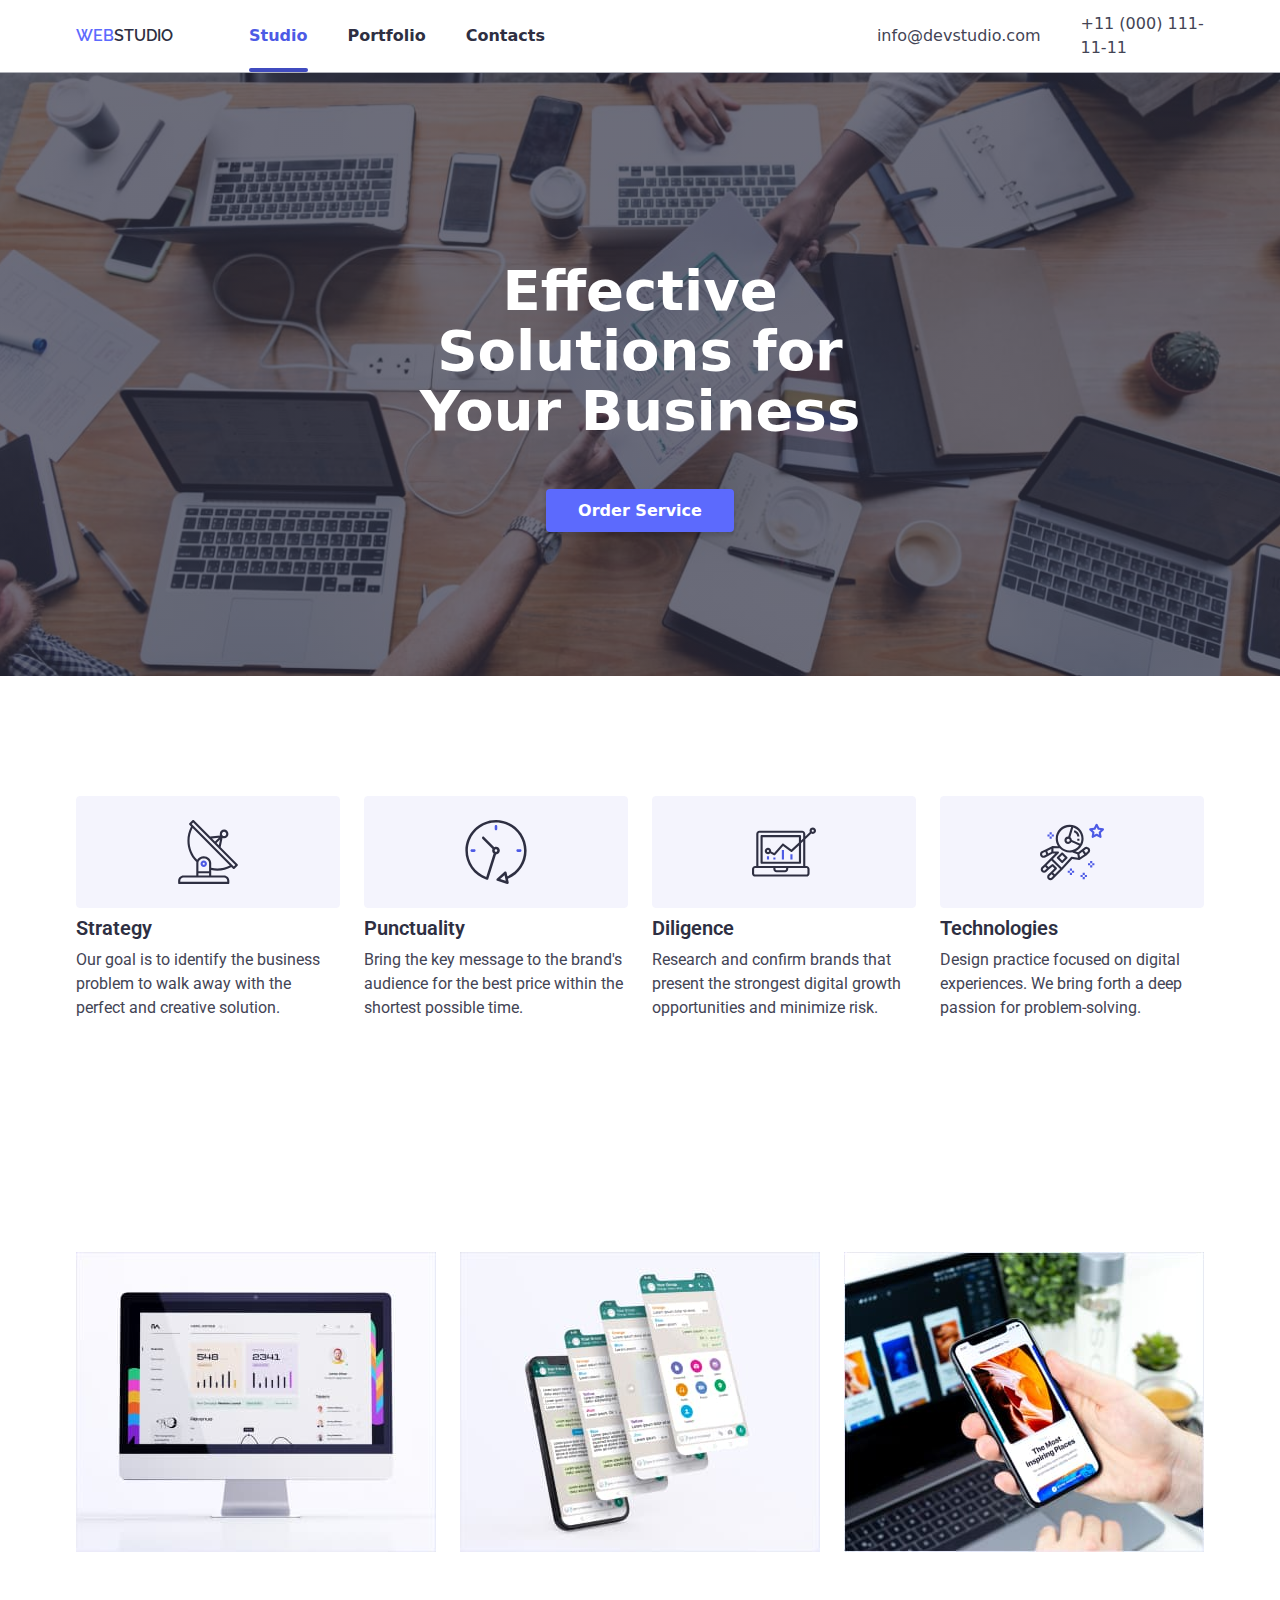
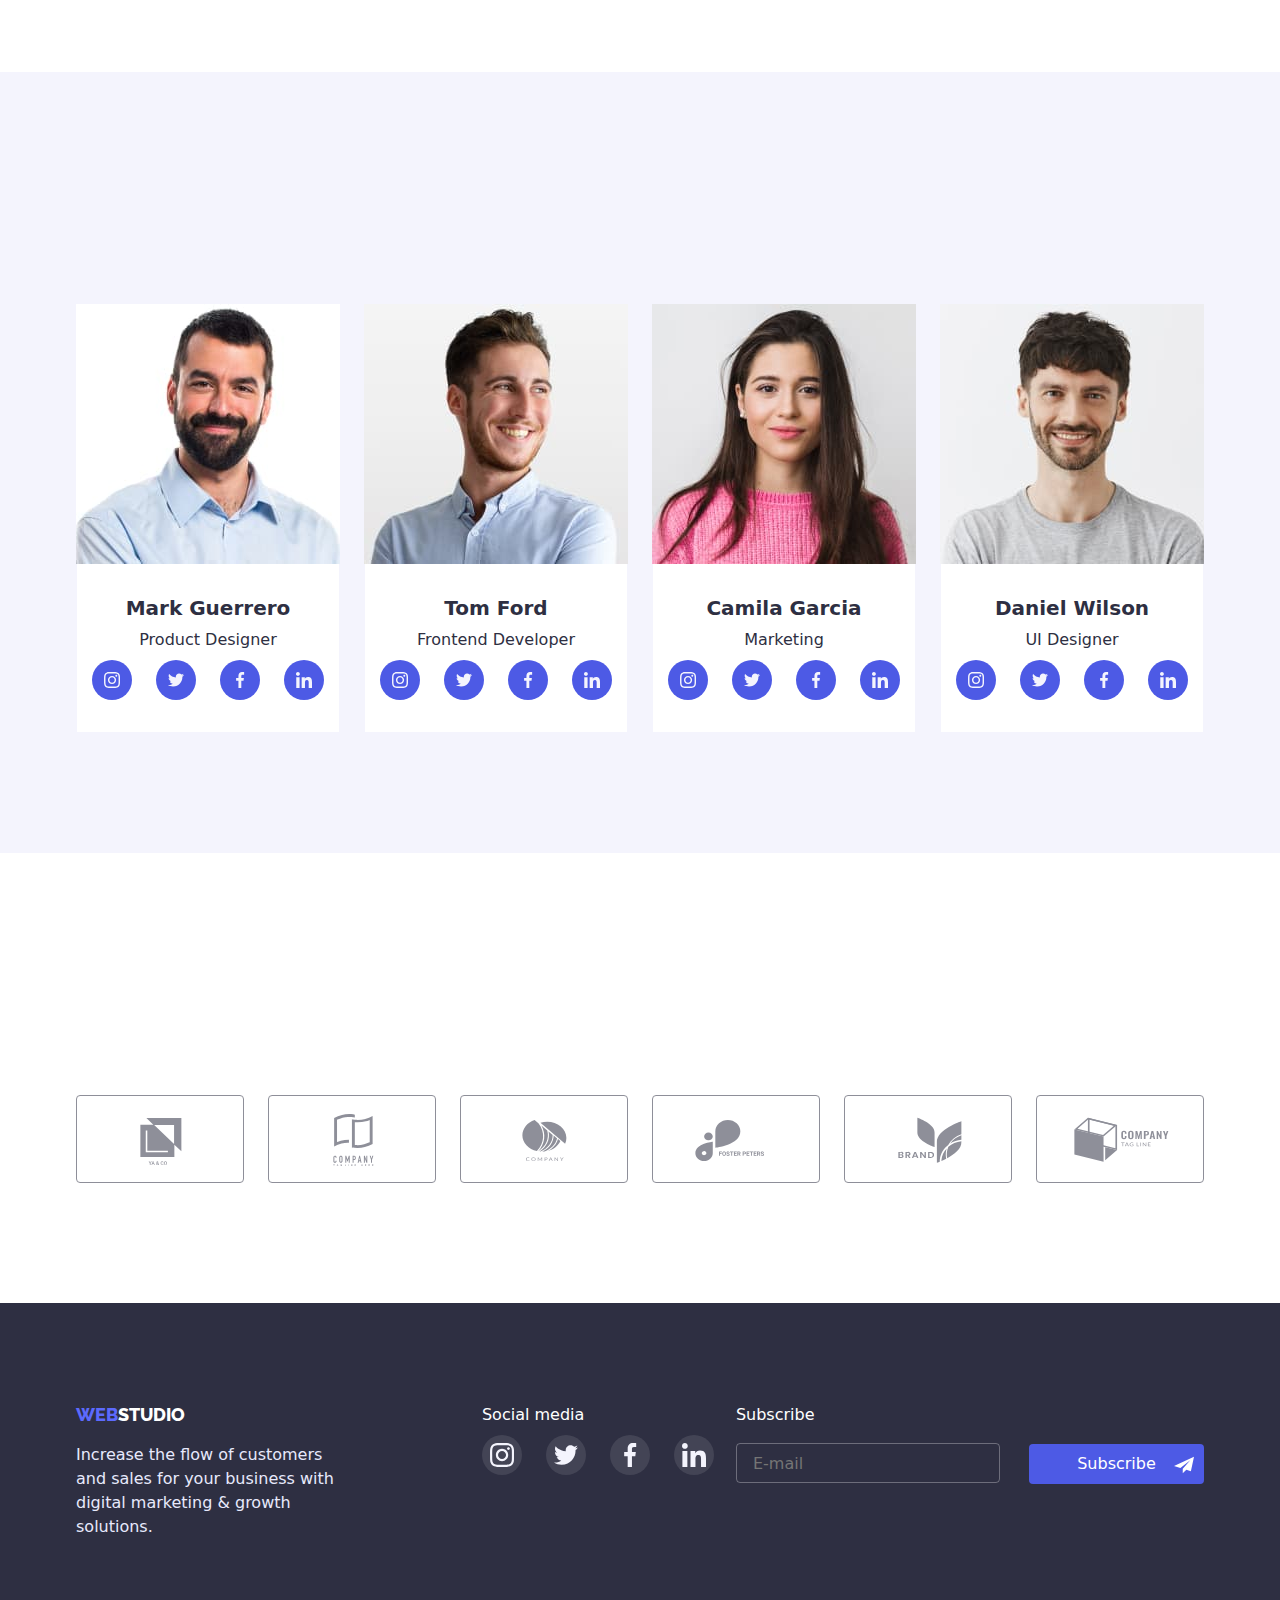
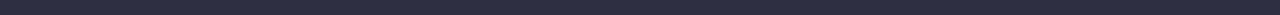
<file: index.html>
<!DOCTYPE html>
<html lang="en">
<head>
    <meta charset="UTF-8">
    <meta http-equiv="X-UA-Compatible" content="IE=edge">
    <meta name="viewport" content="width=device-width, initial-scale=1.0">
    <title>Main Page</title>
    <link rel="preconnect" href="https://fonts.googleapis.com"><link rel="preconnect" href="https://fonts.gstatic.com" crossorigin><link href="https://fonts.googleapis.com/css2?family=Raleway:wght@800&family=Roboto:wght@400;700&display=swap" rel="stylesheet">
    <link rel="stylesheet" href="./css/styles.css">
    <link rel="stylesheet" href="https://cdn.jsdelivr.net/npm/modern-normalize@1.1.0/modern-normalize.min.css">
    <link href="https://unpkg.com/aos@2.3.1/dist/aos.css" rel="stylesheet">
</head>
<body>
    <main>
        <header class=" header">
            <div class="container page-header-container ">
                <nav class="page-nav">
                    <a href="" class=" studio link page-header"><span class="web">Web</span>studio</a>
                    <ul class=" header-list list ">
                        <li class="header-list">
                            <a  class=" link1 page-header curent" href="index.html "> Studio</a></li>
                        <li class="header-list">
                            <a class=" link page-header" href=" portfolio.html "> Portfolio</a></li>
                        <li class="header-list">
                            <a class=" link page-header" href="#contacts">Contacts</a></li>
            </ul>   
    </nav>
    <ul class="header-list list">
        <li class="header-link">
           <a class="contacts page-header page-header-list" href="mailto:info@devstudio.com">info@devstudio.com</a></li>
       <li class="header-link">
           <a class="contacts2 page-header page-header-list" href="tel:+110001111111">+11 (000) 111-11-11</a></li>
   </ul> 
            </div> 
    </header> 
        <section class="sol " id="studio">
            <div class="container" >
            <h1 class="solutions-title">Effective Solutions for Your Business </h1>
                <button type="button" class="btn btn-list" data-modal-open>Order Service</button >
            </div>
            </section>
        <section class="skills-2">
            <div  class=" container">
            <h2 class="visual skills">Our skills</h2>
                    <ul class=" list-ul list"> 
                            <li class=""> 
                                <div class="box-1 rectangle">
                                        <svg class="foto-logo" width="64" height="64">
                                            <use href="./images/symbol-defs2.svg#icon-antenna-1-2-1"></use>
                                        </svg> 
                                    </div>
                            <h3 class="title-list">Strategy</h3>
                            <p class="text "> Our goal is to identify the business problem to walk away with the perfect and creative solution.</p> </li>
                                <li class="">
                                    <div class="box-1 rectangle">
                                    <svg class="foto-logo " width="64" height="64">
                                        <use href="./images/symbol-defs2.svg#icon-clock-1-2-1"></use>
                                    </svg>
                                </div>  
                                <h3  class="title-list ">Punctuality</h3>
                             <p class="text"> Bring the key message to the brand's audience for the best price within the shortest possible time.</p>  
                            </li>
                    <li class="">
                        <div class="box-1 rectangle">
                        <svg class="foto-logo" width="64" height="64">
                            <use href="./images/symbol-defs2.svg#icon-diagram-1-2-1"></use>
                        </svg>
                    </div>
                        <h3 class="title-list ">Diligence</h3>
                            <p class="text"> Research and confirm brands that present the strongest digital growth opportunities and minimize risk.</p>
                        </li>
                        <li class="">
                            <div class="box-1 rectangle">
                            <svg class="foto-logo " width="64" height="64">
                                <use href="./images/symbol-defs2.svg#icon-astronaut-1-2-1"></use>
                            </svg> </div>
                    <h3  class="title-list ">Technologies</h3>
                      <p class="text">Design practice focused on digital experiences. We bring forth a deep passion for problem-solving.</p>  
                    </li>
                </ul> 
        </div>
    </section>
           <section class="foto">
            <div class="container">
                <h2 class="kann-title" data-aos="fade-up-right">What are we doing</h2>
                <ul class="foto-list list">
                    <li class="foto-phone"><img src="./images/foto.jpg" alt="Laptop" width="360" height="300"></li>
                    <li class="foto-phone"><img src="./images/foto2.jpg" alt="Phones" width="360" height="300" ></li>
                    <li class="foto-phone"><img src="./images/foto3.jpg" alt="App in phone" width="360" height="300" ></li>
                </ul>
            </div>
            </section>
    <section class="team-title " >
        <div class="container">
   <h2 class="title-team " data-aos="fade-up-left" >Our Team </h2>
   <ul class="team-foto list ">
    <li class="team-title-foto"> 
        <img src="./images/foto4.jpg" alt="Product Designer" width="265" height="260">
     <div class="  empployees-card-contant-wrapper">
        <h3 class="name">Mark Guerrero</h3>
        <p class="work">Product Designer</p>
        <ul class="social list">
            <li class="social-media ">
                <a href="" class="social-link link">
                    <svg class="social-icon" width="16" height="16">
                        <use href="./images/defs.svg#icon-instagram"></use>
                    </svg>
                </a></li>
                <li class="social-media">
                    <a href="" class="social-link link">
                        <svg class=" social-icon" width="16" height="16">
                            <use href="./images/defs.svg#icon-twitter"></use>
                        </svg>
                    </a></li>
                <li class="social-media">
                    <a href="" class="social-link link">
                        <svg class=" social-icon" width="16" height="16">
                            <use href="./images/defs.svg#icon-facebook"></use>
                        </svg>  
                    </a></li>
                <li class="social-media ">
                    <a href="" class="social-link link">
                        <svg class=" social-icon" width="16" height="16">
                            <use href="./images/defs.svg#icon-linkedin"></use>
                        </svg> 
                    </a></li>
    </li>
</div>
       <li class="team-title-foto"><img src="./images/foto5.jpg" alt="Frontend Developer" width="265" height="260">
        <div class="empployees-card-contant-wrapper">
        <h3 class="name">Tom Ford</h3>
        <p class="work">Frontend Developer</p>
        <ul class="social list">
            <li class="social-media">
                <a href="" class="social-link link">
                <svg class="social-icon" width="16" height="16">
                    <use href="./images/defs.svg#icon-instagram"></use>
                </svg>
            </a></li>
            <li class="social-media">
                <a href="" class="social-link link">
                    <svg class=" social-icon" width="16" height="16">
                        <use href="./images/defs.svg#icon-twitter"></use>
                    </svg>
                </a></li>

            <li class="social-media">
                <a href="" class="social-link link">
                    <svg class=" social-icon" width="16" height="16">
                        <use href="./images/defs.svg#icon-facebook"></use>
                    </svg> 
                </a></li>
            <li class="social-media ">
                <a href="" class="social-link link">
                    <svg class=" social-icon" width="16" height="16">
                        <use href="./images/defs.svg#icon-linkedin"></use>
                    </svg> 
                </a></li>
        </ul>
    </div>
    </li> 
    <li class="team-title-foto"><img src="./images/foto6.jpg" alt="Marketing" width="265" height="260">
        <div class="empployees-card-contant-wrapper">
            <h3 class="name">Camila Garcia </h3>
            <p class="work">Marketing</p>
            <ul class="social list">
                <li class="social-media ">
                    <a href="" class="social-link link">
                        <svg class="social-icon" width="16" height="16">
                            <use href="./images/defs.svg#icon-instagram"></use>
                        </svg> 
                    </a></li>
                <li class="social-media">
                    <a href="" class="social-link link">
                        <svg class=" social-icon" width="16" height="16">
                            <use href="./images/defs.svg#icon-twitter"></use>
                        </svg>
                    </a></li>
                <li class="social-media">
                    <a href="" class="social-link link">
                        <svg class=" social-icon" width="16" height="16">
                            <use href="./images/defs.svg#icon-facebook"></use>
                        </svg>
                    </a></li>
                <li class="social-media">
                    <a href="" class="social-link link">
                        <svg class=" social-icon" width="16" height="16">
                            <use href="./images/defs.svg#icon-linkedin"></use>
                        </svg> 
                    </a></li>
            </ul>
        </div>
    </li>
    <li class="team-title-foto" ><img src="./images/foto7.jpg" alt="UI Designer" width="265" height="260">
        <div class="empployees-card-contant-wrapper">
            <h3 class="name">Daniel Wilson</h3>
            <p class="work">UI Designer</p>
            <ul class="social list">
                <li class="social-media">
                    <a href="" class="social-link link">
                        <svg class="social-icon" width="16" height="16">
                            <use href="./images/defs.svg#icon-instagram"></use>
                        </svg> 
                    </a></li>
                <li class="social-media">
                    <a href="" class="social-link link">
                        <svg class=" social-icon" width="16" height="16">
                            <use href="./images/defs.svg#icon-twitter"></use>
                        </svg>   
                    </a></li>
                <li class="social-media">
                    <a href="" class="social-link link">
                        <svg class=" social-icon" width="16" height="16">
                            <use href="./images/defs.svg#icon-facebook"></use>
                        </svg>
                    </a></li>
                <li class="social-media">
                    <a href="" class="social-link link">
                        <svg class=" social-icon" width="16" height="16">
                            <use href="./images/defs.svg#icon-linkedin"></use>
                        </svg>
                    </a></li>
            </ul>
       </div> 
    </li>
   </ul>
</div>
    </section>
    <section class="customers">
        <div class="container">
        <h2 class="customers-text" data-aos="fade-down-left">Customers</h2>
        <ul class="box list">
            <li class="logo">                                 
                <a href="" class="icone-link">
                <svg class=" logo-icon" width="104" height="56">
                    <use href="./images/symbol-defs.svg#icon-Logo"></use>
                </svg>
            </a></li>
            <li class="logo">
                <a href="" class="icone-link">
                    <svg class=" logo-icon"  width="104" height="56">
                        <use href="./images/symbol-defs.svg#icon-Logo2"></use>
                    </svg>
                </a></li>
            <li class="logo">
                <a href="" class="icone-link">
                    <svg class=" logo-icon" width="104" height="56" >
                        <use href="./images/symbol-defs.svg#icon-Logo3"></use>
                    </svg>
                </a>
            </li>
            <li class="logo">
                <a href="" class="icone-link">
                    <svg class=" logo-icon"  width="104" height="56">
                        <use href="./images/symbol-defs.svg#icon-Logo4"></use>
                    </svg>
                </a>
            </li>
            <li class="logo">
                <a href="" class="icone-link">
                    <svg class=" logo-icon"  width="104" height="56">
                        <use href="./images/symbol-defs.svg#icon-Logo5"></use>
                    </svg>
                </a>
            </li>
            <li class="logo">
                <a href="" class="icone-link">
                    <svg class=" logo-icon" width="104" height="56" >
                        <use href="./images/symbol-defs.svg#icon-Logo6"></use>
                    </svg>
                </a>
            </li>
        </ul>
    </div>
    </section>
    </main>
    <footer class="footer " id="contacts">
        <div class="container footer-container">
           <div class="div">
            <a class="studio-footer link footer-end list " href=""><span class="web2">Web</span>studio</a></li>
        <p class="end-text">Increase the flow of customers and sales for your business with digital marketing & growth solutions.</p>
    </div>
        <div class="footer-div">
        <p class="media">Social media</p>
        <ul class="box-icone2 list ">
            <li class="box-icone">
            <a href="" class="box-icone-a">
                <svg class=" media-icone-a" width="24" height="24" >
                    <use href="./images/defs.svg#icon-instagram"></use>
                </svg>
            </a></li>
        <li class="box-icone">
             <a href="" class="box-icone-a">
             <svg class=" media-icon" width="24" height="24">
                <use href="./images/defs.svg#icon-twitter"></use>
            </svg>
        </a></li>
        <li class="box-icone">
             <a href="" class="box-icone-a">
                <svg class=" media-icon" width="24" height="24">
                    <use href="./images/defs.svg#icon-facebook"></use>
                </svg>
             </a></li>
             <li class="box-icone">
                <a href="" class="box-icone-a">
                    <svg class=" media-icon" width="24" height="24">
                        <use href="./images/defs.svg#icon-linkedin"></use>
                    </svg>
                </a></li>
    </ul> 
</div>
<div class="footer-div">
    <p class="subscribe">Subscribe</p>
    <form
        <label>
          <input 
          type="email" 
          name="email"
          class="email" 
          placeholder="E-mail" />
        </label>
    <button class="button-s">Subscribe
        <svg class=" icon-send" width="24" height="20">
            <use href="./images/symbol3-defs.svg#icon-Frame-3-1"></use>
        </svg>    
    </button>
</div>
    </div>
    </footer>
    <div class="backdrop is-hidden" data-modal >
        <div class="modal">
            <button type="button" class="modal-button" data-modal-close >
                <svg class="icon-a" width="8" height="8" >
                    <use href="./images/x.svg#icon-close-black-18dp-2-1-1"  ></use>
                </svg>
            </button>
            <form class="form" autocapitalize="off">
            <p class="modal-title2">Leave your contacts and we will call you back</p>  
                <label class="modal-coment-label">
                 <span  class="name-modal"> Name</span>  
                <div class="modal-form">
                    <input 
                    type="text"
                    class="modal-input"
                    name="user_name"
                    minlength="2"
                    required
                    pattern="^[a-zA-Za-яА-Я]+$">
                    <svg class=" user" width="12" height="12">
                       <use href="./images/symbol-defs4.svg#icon-person-black-18dp-1-1"></use>
                   </svg>
                </div>
                </label>
               <label class="modal-coment-label">
              <span class="name-modal ">Phone</span> 
              <div class="modal-form">
                <input 
                type="tel"
                  class="modal-input"
                  name="user_tel"
                  minlength="2"
                  required>
                  <svg class=" user-person" width="12" height="12" >
                      <use href="./images/symbol-defs4.svg#icon-Vector-5-1"></use>
                  </svg>
              </div>  
            </label>
            <label class="modal-coment-label">
             <span class="name-modal  ">Email</span>   
            <div  class="modal-form">
                <input 
                type="email" 
                   class="modal-input"
                   name="user_email"
                   required>
                   <svg class=" user-name" width="12" height="12" >
                       <use href="./images/symbol-defs4.svg#icon-Vector-6-1"></use>
                   </svg>
            </div>
            </label>
            <label class="modal-coment-label">
                <span class="name-modal">Comment</span>
               <textarea name="user_coment" 
               id="modal-coment" 
               class="modal-coment"
               placeholder="Text input"></textarea>
            </label>
            <input id="user_privaty" type="checkbox" class="check-input visual">     
            <label form="user_privaty" class="privaty-text">I accept the terms and conditions of the&nbsp;<a href="">Privacy Policy</a>
            </label>
            <button type="submit" class="send">Send</button>
        </form>
        </div>
    </div>
</body> 
<script src="https://unpkg.com/aos@2.3.1/dist/aos.js"></script>
<script>
AOS.init();
</script>
<script src="./js/modal.js"></script>
</html>
</file>
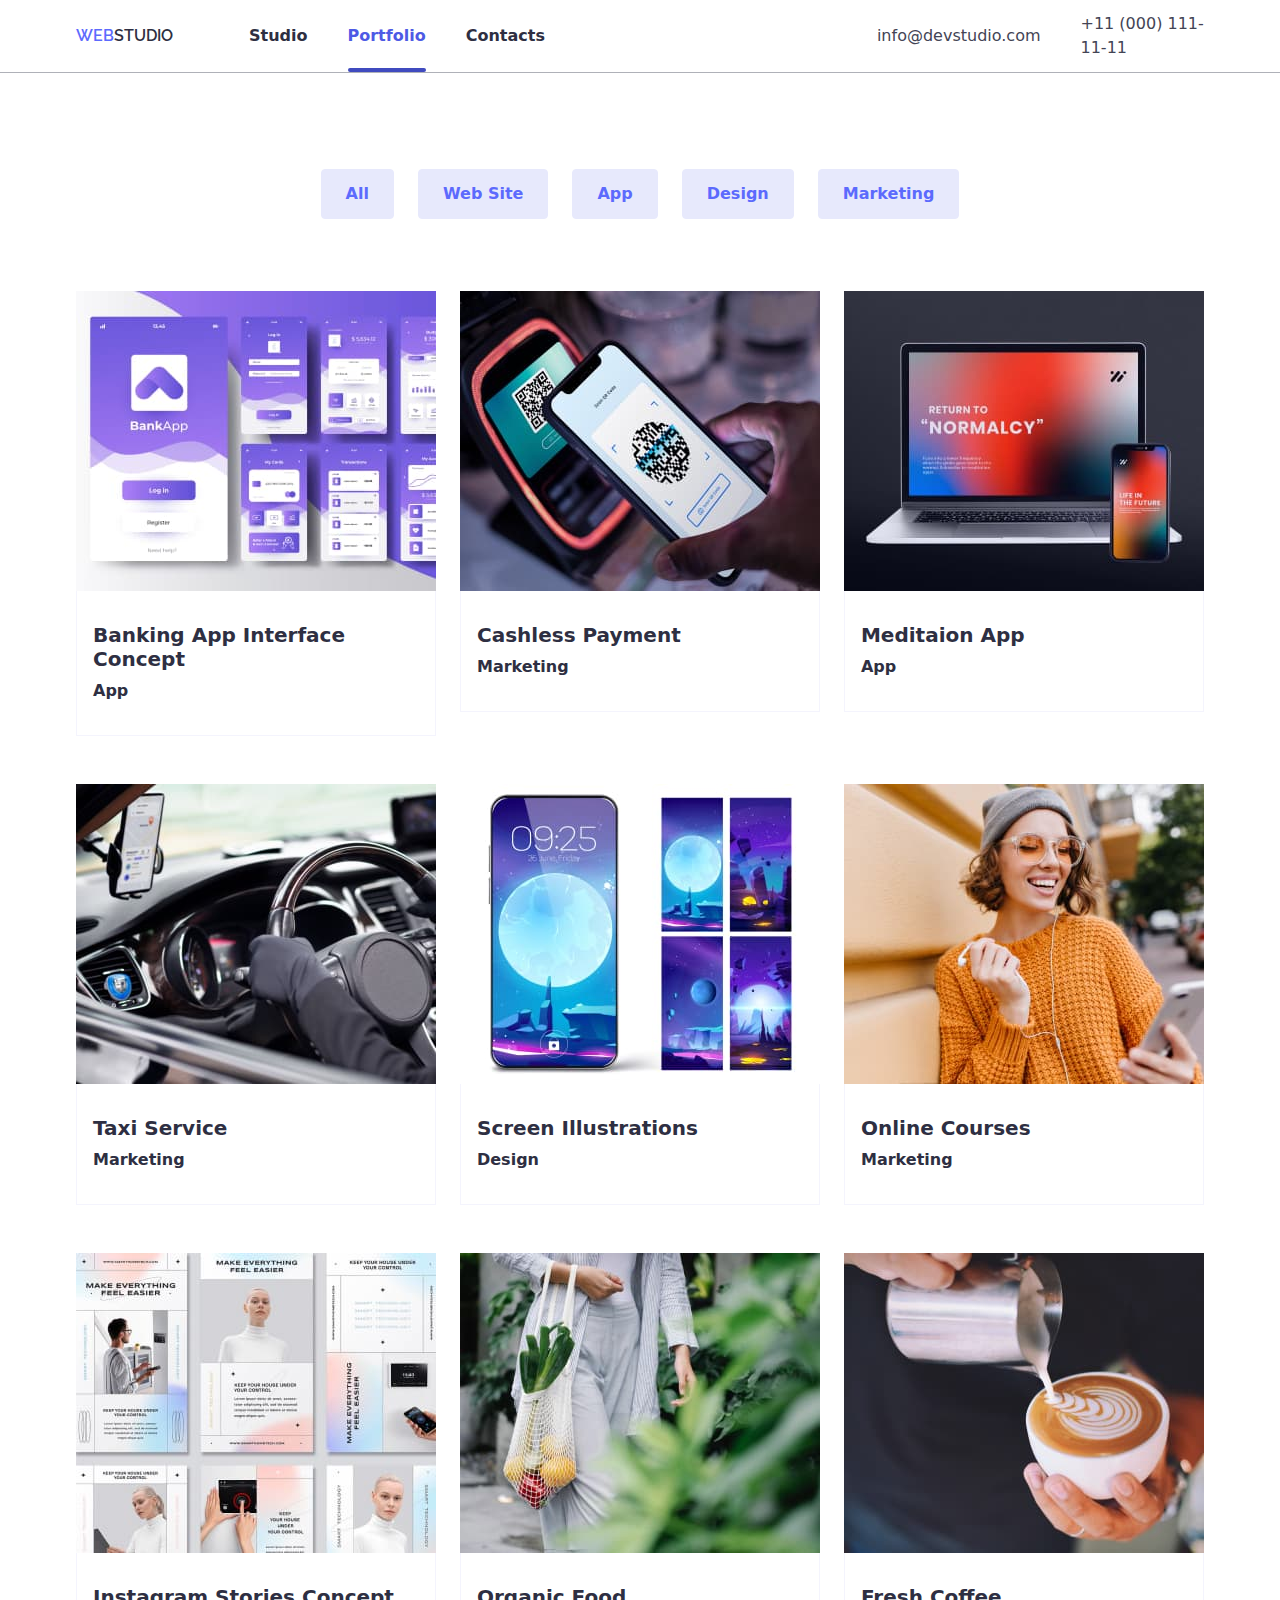
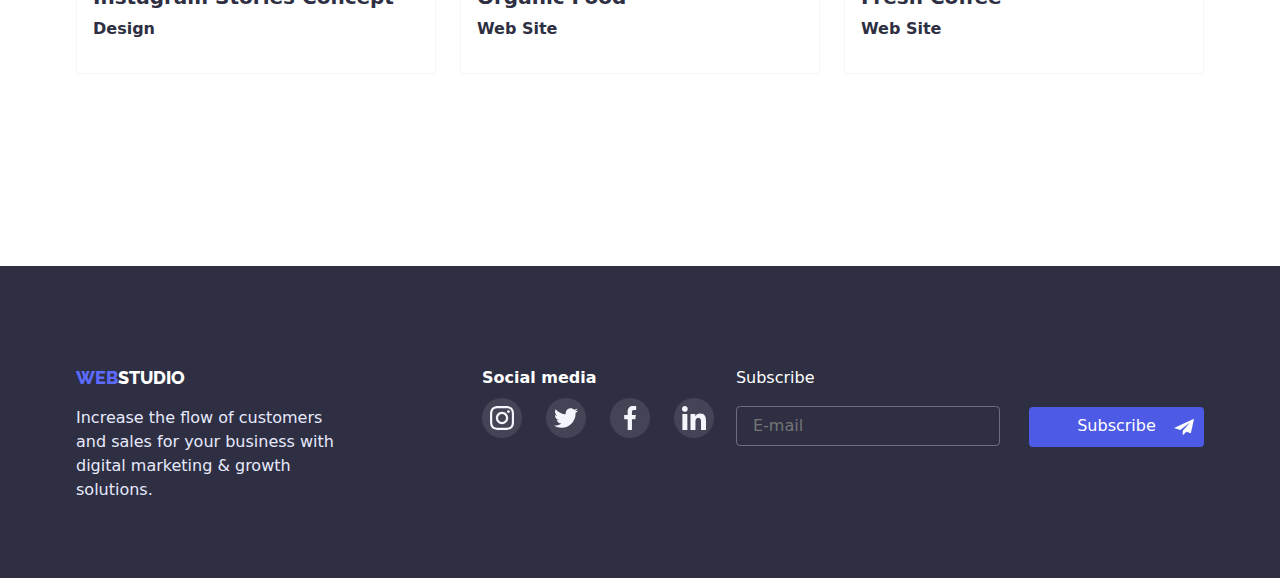
<file: portfolio.html>
<!DOCTYPE html>
<html lang="en">
<head>
    <meta charset="UTF-8">
    <meta http-equiv="X-UA-Compatible" content="IE=edge">
    <meta name="viewport" content="width=device-width, initial-scale=1.0">
    <title>Portfolio</title>
    <link rel="preconnect" href="https://fonts.googleapis.com"><link rel="preconnect" href="https://fonts.gstatic.com" crossorigin><link href="https://fonts.googleapis.com/css2?family=Raleway:wght@800&family=Roboto:wght@400;700&display=swap" rel="stylesheet">
    <link rel="stylesheet" href="./css/styles.css">
    <link rel="stylesheet" href="https://cdn.jsdelivr.net/npm/modern-normalize@1.1.0/modern-normalize.min.css">
</head>
<body>
    <header class="page-header-container header">
        <div class="container" style='display:flex;'>
            <nav class="page-nav">
                <a href="" class=" studio link page-header"><span class="web">Web</span>studio</a>
                <ul class=" header-list list ">
                    <li class="header-list">
                        <a  class=" link  page-header  " href="index.html "> Studio</a></li>
                    <li class="header-list">
                        <a class=" link1 page-header page-header-list curent" href=" portfolio.html "> Portfolio</a></li>
                    <li class="header-list">
                        <a class=" link page-header "  href="#contacts">Contacts</a></li>
                </ul>
            </nav>
            <ul class="header-list list ">
                <li class=" header-link">
                    <a class=" contacts page-header page-header-list" href="mailto:info@devstudio.com">info@devstudio.com</a></li>
                <li class=" header-link">
                    <a class=" contacts2 page-header page-header-list" href="tel:+110001111111">+11 (000) 111-11-11</a></li>
            </ul>
        </div>
            </header>
    <main>
    <section class="portfolio">
        <div class="container">
            <h1 class="button3 visual " id="portfolio">Button</h1>
            <ul class="list-button button2">
           <li><button type="button" class=" button button-list ">All</button></li>
           <li><button type="button" class=" button button-list ">Web Site</button></li>
          <li><button type="button" class=" button  button-list ">App</button></li> 
          <li><button type="button" class=" button  button-list ">Design</button></li> 
           <li><button type="button" class=" button button-list ">Marketing</button></li>
       </ul>
       <ul class=" team-foto-list list foto-team " >
        <li class=" team-title-foto ">
            <a href="" class="link team-title-foto1">
                <div class="foto-text-wrap">
                <img src="./portfolio-images/foto.jpg" alt="Banking " width="360" height="300">
                <p class="foto-text0">14 Stylish and User-Friendly App Design Concepts · Task Manager App · Calorie Tracker App · Exotic Fruit Ecommerce App · Cloud Storage App</p>
            </div>
                <div class="empployees-card-contant2" >
            <h2  class=" name">Banking App Interface Concept</h2>
            <p class=" work">App</p>
           </div>
        </a>
        </li>
        <li class="team-title-foto">
            <a href="" class="link text-foto-a team-title-foto1">
            <div class="foto-text-wrap ">
                <img src="./portfolio-images/phone.jpg" alt="phone" width="360" height="300">
                    <p class="foto-text0">14 Stylish and User-Friendly App Design Concepts · Task Manager App · Calorie Tracker App · Exotic Fruit Ecommerce App · Cloud Storage App</p>
                </div>
                    <div class="empployees-card-contant2">
                        <h2 class="name">Cashless Payment</h2>
                        <p class="work" >Marketing</p>
                    </div>
    
            
        </a>
        </li>
        <li class=" team-title-foto ">
            <a href="" class="link team-title-foto1">
                <div class="foto-text-wrap">
                <img src="./portfolio-images/Laptop.jpg" alt="Meditaion App" width="360" height="300">
                <p class="foto-text0">14 Stylish and User-Friendly App Design Concepts · Task Manager App · Calorie Tracker App · Exotic Fruit Ecommerce App · Cloud Storage App</p>
           </div>
                <div  class="empployees-card-contant2">
                <h2 class="name">Meditaion App</h2>
                <p class="work">App</p>
            </div>
        </a>
        </li>
        <li class="team-title-foto ">
            <a href="" class="link team-title-foto1">
                <div class="foto-text-wrap">
                <img src="./portfolio-images/taxi.jpg" alt="Taxi" width="360" height="300">  
            <p class="foto-text0">14 Stylish and User-Friendly App Design Concepts · Task Manager App · Calorie Tracker App · Exotic Fruit Ecommerce App · Cloud Storage App</p>
           </div>
            <div class="empployees-card-contant2" >
                <h3 class="name">Taxi Service</h3>
                <p class="work">Marketing</p>
            </div>
        </a>
        <li class="team-title-foto " >
            <a href="" class="link team-title-foto1">
                <div class="foto-text-wrap">
                <img src="./portfolio-images/screen.jpg" alt="Screen" width="360" height="300">
            <p class="foto-text0">14 Stylish and User-Friendly App Design Concepts · Task Manager App · Calorie Tracker App · Exotic Fruit Ecommerce App · Cloud Storage App</p>
           </div>
            <div class="empployees-card-contant2">
            <h3 class="name">Screen Illustrations</h3>
            <p class="work" >Design</p>
           </div>
        </a>
        </li>
        <li class="team-title-foto ">
            <a href="" class="link team-title-foto1 ">
                <div class="foto-text-wrap">
                <img src="./portfolio-images/online.jpg" alt="Online Courses" width="360" height="300">
                <p class="foto-text0">14 Stylish and User-Friendly App Design Concepts · Task Manager App · Calorie Tracker App · Exotic Fruit Ecommerce App · Cloud Storage App</p>
            </div>
                <div class="empployees-card-contant2" >
            <h3 class="name">Online Courses</h3>
            <p class="work">Marketing</p>
           </div>
        </a>
        </li>
        <li class="team-title-foto ">
            <a href="" class="link team-title-foto1">
           <div class="foto-text-wrap">
                <img src="./portfolio-images/instagram.jpg" alt="Instagram Stories" width="360" height="300">
            <p class="foto-text0">14 Stylish and User-Friendly App Design Concepts · Task Manager App · Calorie Tracker App · Exotic Fruit Ecommerce App · Cloud Storage App</p>
            </div>
            <div class="empployees-card-contant2">  
            <h3 class="name">Instagram Stories Concept</h3>
           <p class="work">Design</p>
        </div>
    </a>
    </li>
        <li class="team-title-foto ">
            <a href="" class="link team-title-foto1">
           <div class="foto-text-wrap">
                <img src="./portfolio-images/organic.jpg" alt="Organic Food" width="360" height="300">
            <p class="foto-text0">14 Stylish and User-Friendly App Design Concepts · Task Manager App · Calorie Tracker App · Exotic Fruit Ecommerce App · Cloud Storage App</p>
        </div>
            <div class="empployees-card-contant2" >
                <h3 class="name" >Organic Food</h3>
                <p class="work">Web Site</p>
            </div>
        </a>
        </li>
        <li class="team-title-foto ">
            <a href="" class="link team-title-foto1">
           <div class="foto-text-wrap">
                <img src="./portfolio-images/coffee.jpg" alt="Fresh Coffee" width="360" height="300"> 
            <p class="foto-text0">14 Stylish and User-Friendly App Design Concepts · Task Manager App · Calorie Tracker App · Exotic Fruit Ecommerce App · Cloud Storage App</p>
        </div>
            <div class="empployees-card-contant2" >
                <h3 class="name" >Fresh Coffee</h3>
                <p class="work">Web Site</p>
            </div>
        </a>
        </li>   
    </ul>     
</div>  
</section>
</main>  
<footer class="footer " id="contacts">
    <div class="container footer-container">
       <div class="div">
        <a class=" studio-footer link footer-end list " href=""><span class="web2">Web</span>studio</a></li>
    <p class="end-text">Increase the flow of customers and sales for your business with digital marketing & growth solutions.</p>
</div>
    <div class="footer-div">
    <h3 class="media">Social media</h3>
    <ul class="box-icone2 list ">
        <li class="box-icone">
            <a href="" class="box-icone-a">
            <svg class=" media-icone-a" width="24" height="24" >
                <use href="./images/defs.svg#icon-instagram"></use>
            </svg>
        </a></li>
    <li class="box-icone">
         <a href="" class="box-icone-a">
         <svg class=" media-icon" width="24" height="24">
            <use href="./images/defs.svg#icon-twitter"></use>
        </svg>
    </a></li>
    <li class="box-icone">
         <a href="" class="box-icone-a">
            <svg class=" media-icon" width="24" height="24">
                <use href="./images/defs.svg#icon-facebook"></use>
            </svg>
         </a></li>
         <li class="box-icone">
            <a href="" class="box-icone-a">
                <svg class=" media-icon" width="24" height=24">
                    <use href="./images/defs.svg#icon-linkedin"></use>
                </svg>
            </a></li>
</ul>
</div>
<div class="footer-div">
    <p class="subscribe">Subscribe</p>
    <form action="" class="contact-form">
    <label>
          <input 
          type="email" 
          name="email"
          class="email" 
          placeholder="E-mail" 
         </label>
    </form> 
    <button class="button-s">Subscribe
        <svg class=" icon-send" width="24" height="20">
            <use href="./images/symbol3-defs.svg#icon-Frame-3-1"></use>
        </svg>    
    </button>
</div>
</div>
</footer>
</body>
</html>
</file>
<file: css/styles.css>
:root{
    --title-color : #2E2F42;
    --typle-color:#5c6afd;
    --while-color:#FFFFFF;
    --typle2-color:#434455;
    --while2-color:#E7E9FC;
    --while3-color:#F4F4FD;
    --blue-color:#4D5AE5;
    --title2-color:#AFB1B8;
    --title3-color:#8E8F99;
    --title4-color:#E5E5E5;
    --blue2-color:#404BBF;
    --green:#31D0AA;
    ----red: red;
}

h1,
h2,
h3,
p{
margin-top: 0%;
margin-bottom: 0%;
}

ul{
margin-top: 0%;
margin-bottom: 0%;
padding-left: 0%;
}
img{
display: block;
width: 100%;
height: auto;
}
.container{
width: 1158px;
margin-left: auto;
margin-right: auto;
padding-left: 15px;
padding-right: 15px;
}
/*-------------HEADER-------------- */
.header{
background:var(--while-color);
border-bottom: 1px solid var(--title2-color);
}
.element.style{
    display: flex;
}
.studio{
   margin-right: 76px;
}
.page-header-container{
    display: flex;
    align-items: center;
}
.page-nav{
    display:flex;
    align-items: center;
}
.header-list{
    display: flex;
    align-items: center; 
    gap: 40px;
    color: transparent;
    transition: color 250ms cubic-bezier(0.4, 0, 0.2, 1) ;
    margin-left: auto;
}
.curent{
    position: relative;
}
.curent::after{
    content:'' ;
    position: absolute;
    width: 100%;
    height: 4px;
    bottom: 0;
    display: block;
    background-color:var(--blue2-color);
    left: 0;
    border-radius: 2px;
}
.contacts{
    margin-left: 332px;
}

body{
    color:var(--title-color) ;
    font-family: 'Roboto',sans-serif;
}
.web{
    color: var(--typle-color);
    text-transform: uppercase; 
    font-family: Raleway;
}
.studio{
    color:var(--title-color);
    text-transform: uppercase; 
    font-family: Raleway;
}
/*---------------BUTTON------------ */
.page-header{
    padding-top: 24px;
    padding-bottom: 24px;
    transition: color 250ms cubic-bezier(0.4, 0, 0.2, 1);
}
.header-list :hover,
.header-list:focus{
color:var(--blue-color);
}
.page-header-list{
    color: var(--blue-color);
}
/* --------HEADER-------- */
.link{
    font-size: 16px;
    line-height:calc(24/16);
    color:var(--title-color);
    font-weight: 600;
}
.link1{
    font-size: 16px;
    line-height:calc(24/16);
    font-weight: 600;
    color: var(--blue-color);
    text-decoration: none;
    display: block;
}
.contacts{
    font-size: 16px;
    line-height:calc(24/16);
    color:var(--typle2-color);
    text-decoration: none;
    margin-right: auto;

}
.contacts2{
    font-size: 16px;
    line-height:calc(24/16);
    color:var(--typle2-color);
    text-decoration: none;
    margin-left: auto;
    margin-right: auto; 
}
/*------------------SKILLS-------------*/
.rectangle{
    border-radius: 4px;
    border: 1px solid var(--while3-color);
    display: block;
    width: 264px;
    gap: 24px;
    background-color: var(--while3-color);
    margin-bottom: 8px;
}
.skills-2{
    padding-top: 120px;
}
/*--------------STUDIO---------- */
.box-media{
    border-radius: 4px;
    background-color: var(--while3-color);
    width: 264px;
    height: 112px;
    gap: 24px;
    justify-content: center;
    display: flex;
}
.box-1{
    height: 112px;
    width: 264px;
    display: flex;
    align-items: center;
    justify-content: center;
}
.sol{
    padding-top:188px ;
    padding-bottom:188px;
    margin-left: auto;
    margin-right: auto;
    max-width: 1440px;
    height: 603px;
    background-image: linear-gradient(rgba(46, 47, 66, 0.7),rgba(46, 47, 66, 0.7)), url('../images/office.jpg');
    background-size:cover;
    background-position: center;
    background-repeat:no-repeat ;
    background-color: var(--title-color);
}
.foto-text0{
position: absolute;
top: 0;
font-size: 16;
font-weight: 400;
color: var(--while-color);
padding: 40px;
background-color: var(--blue-color);
height: 100%;
transform:translateY(100%);
transition: transform 250ms cubic-bezier(0.4, 0, 0.2, 1);
overflow:auto;
}
.team-title-foto:hover .foto-text0{
    transform:translateY(0);
}
.foto-text-wrap{
    position: relative;
    overflow: hidden;
}
.foto-list{
    display: flex;
    gap: 24px;
}
.solutions-title{
    font-size: 56px;
    line-height:calc(60/56);
    color:var(--while-color);
    width: 492px;
    margin-left:auto;
    margin-right: auto;
    text-align: center;
}
/*-------------BUTTON------------- */
.btn{
      padding-top:12px; ;
      padding-bottom: 12px;
      padding-left:32px;
      padding-right: 32px;
    font-family:inherit;
        font-size: 16px;
        line-height: calc(19/16);
        cursor: pointer;
}
.btn{
    background-color: var(--typle-color); 
    color:var(--while-color);
    margin-top: 48px;
    margin-left: auto;
    margin-right: auto;
    display: block;
    box-shadow: 0px 4px 4px rgba(0, 0, 0, 0.15);
    border-radius: 4px;
    font-weight: 600;
    border: none;
}
.button-list:hover,
.button-list:focus{  
    background-color:var(--blue2-color);
    box-shadow: 0px 1px 6px rgba(46, 47, 66, 0.08), 0px 1px 1px rgba(46, 47, 66, 0.16), 0px 2px 1px rgba(46, 47, 66, 0.08);
    color: var(--while-color);
    border-color: var(--blue2-color);
}
.button{
    padding-top: 12px;
    padding-bottom: 12px;
    padding-left: 24px;
    padding-right: 24px;
    font-family: inherit;
    font-size: 16px;
    line-height: calc(24/16);
    cursor: pointer;
    background: var(--while2-color);
    color:var(--typle-color);
    border: 1px solid var(--while2-color);
    border-radius: 4px;
    font-weight: 600;
    transition: border-color 250ms cubic-bezier(0.4, 0, 0.2, 1),color 250ms cubic-bezier(0.4, 0, 0.2, 1),box-shadow 250ms cubic-bezier(0.4, 0, 0.2, 1),background-color 250ms cubic-bezier(0.4, 0, 0.2, 1);
}

.list-button{
    display: flex;
    list-style: none;
    gap: 24px;
    justify-content: center;
    margin-bottom: 72px;
}
    /*------------PORTFOLIO------------- */
.visual{
        position: absolute;
        width: 1px;
        height: 1px;
        margin: -1px;
        border: 0;
        padding: 0;
        white-space:nowrap;
        clip-path: inset(100%);
        clip: rect(0 0 0 0);
        overflow: hidden;
    }
    /* ---------BUTTON--------- */
.button3{
        position: absolute;
        width: 1px;
        height: 1px;
        margin: -1px;
        border: 0;
        padding: 0;
        white-space:nowrap;
        clip-path: inset(100%);
        clip: rect(0 0 0 0);
        overflow: hidden; 
    }
.btn-list:focus,
.btn-list:hover{
    background-color: var(--blue2-color);
    color:var(--while-color) ;
    }
.btn-list{
    transition: background-color 250ms cubic-bezier(0.4, 0, 0.2, 1),color 250ms cubic-bezier(0.4, 0, 0.2, 1);
}
    /* --------------STUDIO---------- */
.list-ul{
 padding: 0%;
 margin: 0;
display: flex;
gap: 24px;
}
.st-list{
    margin-right: 24px;
    display: block;
}
.st-list2{
    margin-right: auto;
    display:block;
}
.list-ul>.st-list{
    outline: 1px solid var(--while-color)   
}
.title-team{
        font-size: 36px;
        line-height: calc(40/36);
        color:var(--title-color);
        margin-bottom: 72px;
        margin-left:auto;
        margin-right: auto;
        text-align: center;
    }
.title-list{
        font-family: Roboto;
        font-weight: 600;
        font-size: 20px;
        line-height:calc(24/20);
        color:var(--title-color);
        margin-bottom:8px;
    }
.text{
        font-size: 16px;
        line-height:calc(24/16);
        color:var(--typle2-color);
        font-family:'Roboto';
        font-weight: 400;
        width: 264px;
    }
.foto{
        padding-top:120px ;
        padding-bottom: 120px;
    }
    /*-----------LIST-------- */
.list{
    list-style: none;
}
.foto-logo{
    justify-content: center;
    align-items: center;
    display: flex;
}
.link{
    text-decoration: none;
    display: block;
}
/* FOTO */
.kann-title{
    font-size: 36px;
    line-height:calc(40/36) ;
    color: var(--title-color);
    text-transform: capitalize;
    margin-bottom: 72px;
    margin-left:auto ;
    margin-right:auto;
    text-align: center;
}
/*---------CONTACTS-----------*/
.empployees-card-contant-wrapper{
border: 1px solid var(--while3-color);
background-color: var(--while-color);
border-top: none;
padding-top:32px;
padding-bottom: 32px;
text-align: center;
}
.icone-link{
    display: flex;
    width:100%;
    height: 100%;
    justify-content: center;
    align-items: center;
    border-radius: 4px;
    border: 1px solid var(--title3-color);
    fill: var(--title3-color);
    transition: border-color 250ms cubic-bezier(0.4, 0, 0.2, 1);
}
.icone-link:hover,
.icone-link:focus{
border-color: var(--blue2-color);
fill: var(--blue2-color);
}
.empployees-card-contant2{
    border: 1px solid var(--while3-color);
    background-color: var(--while-color);
    border-top: none;
    padding-top:32px;
    padding-bottom: 32px;
    padding-left: 16px;  
}
.footer-container{
    display: flex;
}
.team-title{
    background:var(--while3-color);
    padding-top:120px;
    padding-bottom:120px;
    margin-left: auto;
    margin-right: auto;
}
.team-foto{
display: flex;
gap: 24px;
}
.team-foto-list{
    display: flex;
    gap: 48px 24px;
    flex-wrap: wrap;
}
.foto-team{
    margin-bottom: 120px;
}
.team-title-foto{
    font-size: 36px;
    line-height:calc(40/36);
    color:var(--title-color);
    width: calc((100% - 48px)/ 3);
}
team-title-foto1{
    transition: box-shadow 250ms cubic-bezier(0.4, 0, 0.2, 1) ;
}
.team-title-foto1:hover,
.team-title-foto1:focus{
    box-shadow: 0px 1px 6px rgba(46, 47, 66, 0.08), 0px 1px 1px rgba(46, 47, 66, 0.16), 0px 2px 1px rgba(46, 47, 66, 0.08);
}
.title-foto{
    font-size: 36px;
    line-height:calc(40/36);
    color:var(--title-color);
    margin-bottom: 48px;
    margin-right: 24px;

}
.card{
    margin-bottom: 120px;
}
.empployees-card-contant{
    border: 1px solid var(--while3-color);
background-color: var(--while-color);
border-top: none;
padding: 32px,16px,32px,26px;
}
.team{
    background-color:var(--while-color);
}
.name{
    font-size: 20px;
    line-height:calc(24/20);
    color:var(--title-color);
}
.work{
    font-size: 16px;
    line-height: calc(24/16);
    color:var(--title-color) ; 
    margin-top: 8px;
}
/*--------------------CUSTOMERS------------- */
.customers{
    background-color: var(--while-color);
    padding-top:130px ;
    padding-bottom: 120px;
    transition: ;
}
.customers-text{ 
    font-size: 36px;
    line-height: calc(40/36);
    color:var(--title-color);
    margin-left:auto;
    margin-right: auto;
    text-align: center;
    margin-bottom: 72px;
}
.box{
display: flex;
gap: 24px;
}
.logo{
    width:calc((100% - 120px) / 6) ;
    height: 88px;  
}
.icone-link{
    transition: 250ms cubic-bezier(0.4, 0, 0.2, 1);
}
/*---------------------TEAM-------------------*/
.social{
    display: flex;
    gap: 24px;
    justify-content: center;
    margin-top: 8px;
}
.social-media{
width: 40px;
height: 40px;
}
.social-icon{
    align-items: center;
    justify-content: center;
}
.social-link{
    width: 100%;
    height: 100%;
    background-color: var(--blue-color);
    border-radius: 50%;
    display: flex;
   justify-content: center;
   align-items: center;
    cursor: pointer;
    transition: background-color 250ms cubic-bezier(0.4, 0, 0.2, 1);
    }
.social-link:hover,
.social-link:focus{
background-color: var(--blue2-color);
}
/*--------------------PORTFOLIO-------------*/
.portfolio{
    padding-bottom:72px;
    padding-top: 96px;
}
/*----------FOOTER---------- */
.footer{
    background-color:var(--title-color);
    padding-top:100px;
    padding-bottom:100px ;
    margin-left: auto;
    margin-right: auto;
}
.web2{
    color: var(--typle-color);
    text-transform: uppercase; 
    font-family: Raleway;
}
.studio-footer{
    color: var(--while-color);
    font-size: 18px;
    line-height: calc(24/18);
    font-weight: 800;
    text-transform: uppercase; 
    font-family: Raleway;
}
.end-text{
    font-size: 16px;
    line-height:calc(24/16);
    color:var(--while2-color) ;
     width: 264px;
     height:72px;
     margin-top: 16px;
    
}
.media{
font-size: 16px;
line-height:calc(24/16);
color: var(--while-color);
}
.box-icone2{
    display: flex;
    gap: 16px;
    margin-left: auto;
    margin-right: auto; 
}
.box-icone2{
    display: flex;
     gap: 24px;
    margin-top: 8px;
}
.box-icone{
    width: 4opx;
    height: 40px;
}
.box-icone-a{
    width: 40px;
    height: 40px;
    background-color:rgba(255, 255, 255, 0.1);
    border-radius: 50%;
    display: flex;
    align-items: center;
    justify-content: center;
    cursor: pointer;
    transition:background-color 250ms cubic-bezier(0.4, 0, 0.2, 1);
    fill: var(--title3-color);
}
.box-icone-a:focus,
.box-icone-a:hover{
background-color:var(--green) ;
}
.media-icon :hover,
.media-icon :focus{
color: var(--blue2-color);
}

.div{
    margin-right: 120px;
}
/*------------------MODAL--------------*/
.backdrop{
    position: fixed;
    top: 0;
    width: 100%;
    height: 100%;
    opacity: 1;
    background-color: rgba(46, 47, 66, 0.4);;
    transition:opacity 250ms cubic-bezier(0.4, 0, 0.2, 1),visibility 250ms cubic-bezier(0.4, 0, 0.2, 1);
}
.modal{
    position: absolute;
    top: 50%;
    left: 50%;
    width: 408px;
    background-color: var(--while-color);
    border-radius: 4px;
    transform: translate(-50%,-50%) scale(1) rotate(0);
    transition:transform 250ms cubic-bezier(0.4, 0, 0.2, 1);
    padding: 72px 24px 24px ;
}
.backdrop.is-hidden.modal{
    transform: translate(-50%,-50%) scale(0) rotate(-360de);
}
.modal-button{
    position: absolute;
    right: 24px;
    top: 24px;
    width: 24px;
    height: 24px;
    background-color: transparent;
    border-radius: 50%;
    color: none;
    cursor: pointer;
    border:  1px solid rgba(0, 0, 0, 0.1);;
}
.is-hidden{
    opacity: 0;
    visibility: hidden;
    pointer-events: none;
}
.page-header-link{
    position: relative;
}
.modal-title2{
    font-size: 16px;
    line-height: calc(24/16);
    font-weight: 500;
    color: var(--title-color);
    text-align: center;
    margin-bottom: 14px;
}
.subscribe{
    font-size: 16px;
    line-height:calc(24/16);
    color: var(--while-color);
    margin-bottom: 16px;
}
.email{
    width: 264px;
    height: 40px;
    box-sizing: border-box;
border: 1px solid rgba(255, 255, 255, 0.3);
border-radius: 4px;
padding-left: 16px;
background-color:transparent;
color: var(--while-color);
}
.email::placeholder-shown{
    color: var(--blue-color);
}
.button-s{
    height: 40px;
    width: 175px;
    padding: 8px 24px;
    color: var(--while-color);
    background-color: var(--blue-color);
    border-radius: 4px;
    border: none;
    cursor: pointer;
    margin-left: 24px;
}
.icon-send{
margin-left: 16px;
position: absolute;
fill: var(--while-color);
}
.modal-input{
color: var(--blue-color);
margin-right: 24px;
width: 100%;
height: 40px;
border: 1px solid rgba(33, 33, 33, 0.2);
border-radius: 4px;
padding-left: 35px;
background-color: transparent;
}
.modal-input ::placeholder-shown{
    color: var(--blue-color);   
}
.modal-input:focus,
.modal-input :hover{
border-color: var(--blue-color);
outline: none;
}
.send{
padding: 16px 32px;
color: var(--while-color);
background-color:var(--blue-color);
box-shadow: 0px 4px 4px rgba(0, 0, 0, 0.15);
border-radius: 4px;
cursor: pointer;
border: none;
margin-right: auto;
margin-top: 24px;
font-weight: 500;
font-size: 16px;
line-height: calc(24/16);
transition:transform 250ms cubic-bezier(0.4, 0, 0.2, 1) ;
}
.send:focus,
.send:hover{
background-color: var(--blue2-color);
}
.name-modal{
    font-weight: 400;
    font-size: 12px;
    line-height:calc(16/12);
    color: var(--title3-color);
    margin-bottom: 10px;
}
/*--------------------------SVG----------------*/
.user-name{
    display: block;
    position: absolute;
    left: 20px;
    top: 50%;
    transform: translate(0,-50%);
    color: var(--title-color);
}
.user-person{
    display: block;
    position: absolute;
    left: 20px;
    top: 50%;
    transform: translate(0,-50%);
    color: var(--title-color);
}
.user{
    display: block;
    left: 20px;
    top: 50%;
    transform: translate(0,-50%);
    color:var(--title-color) ;
    position: absolute;
}
.modal-form{
    position: relative;
}
.user :hover,
.user :focus{
fill: var(--blue2-color);
}
.user-person :hover,
.user-person :focus{
fill: var(--blue2-color);
}
.user-name :hover,
.user-name :focus{
fill: var(--blue2-color);
}
/*-------------------------*/

.modal-coment{
color: var(--blue-color);
width: 360px;
height: 120px;
border: 1px solid rgba(33, 33, 33, 0.2);
border-radius: 4px;
background-color:transparent;
outline: none;
padding: 8px 16px ;
resize: none;
}
.modal-coment:placeholder-shown{
color: var(--blue-color);
}
.modal-coment :hover,
.modal-coment :focus {
    border-color: var(--blue-color);
    outline: none;
}
.modal-coment-label{
    margin-bottom: 8px;
    margin-top: 4px;
}
.modal-field{
    margin-bottom: 24px;
}
/*-----------------CHECK------------*/
.privaty-text ::before{
    content: '';
    display: block;
    width:18px ;
    height: 18px;
    background-image: url(../images/symbolcheck-defs.svg#icon-Vector-7);
    cursor: pointer;
    margin-right: 10px;
}
.privaty-text{
    font-size: 12px;
    line-height: calc(16/12);
    display: flex;
    align-items: center;
}
.footer-div{
    margin-left: auto;
}
.check-input :checked + .privaty-text ::before{
    background-color: var(--blue-color);
background-image: url(../images/symbol-checkdefs.svg#icon-Property-1click);
}
</file>
